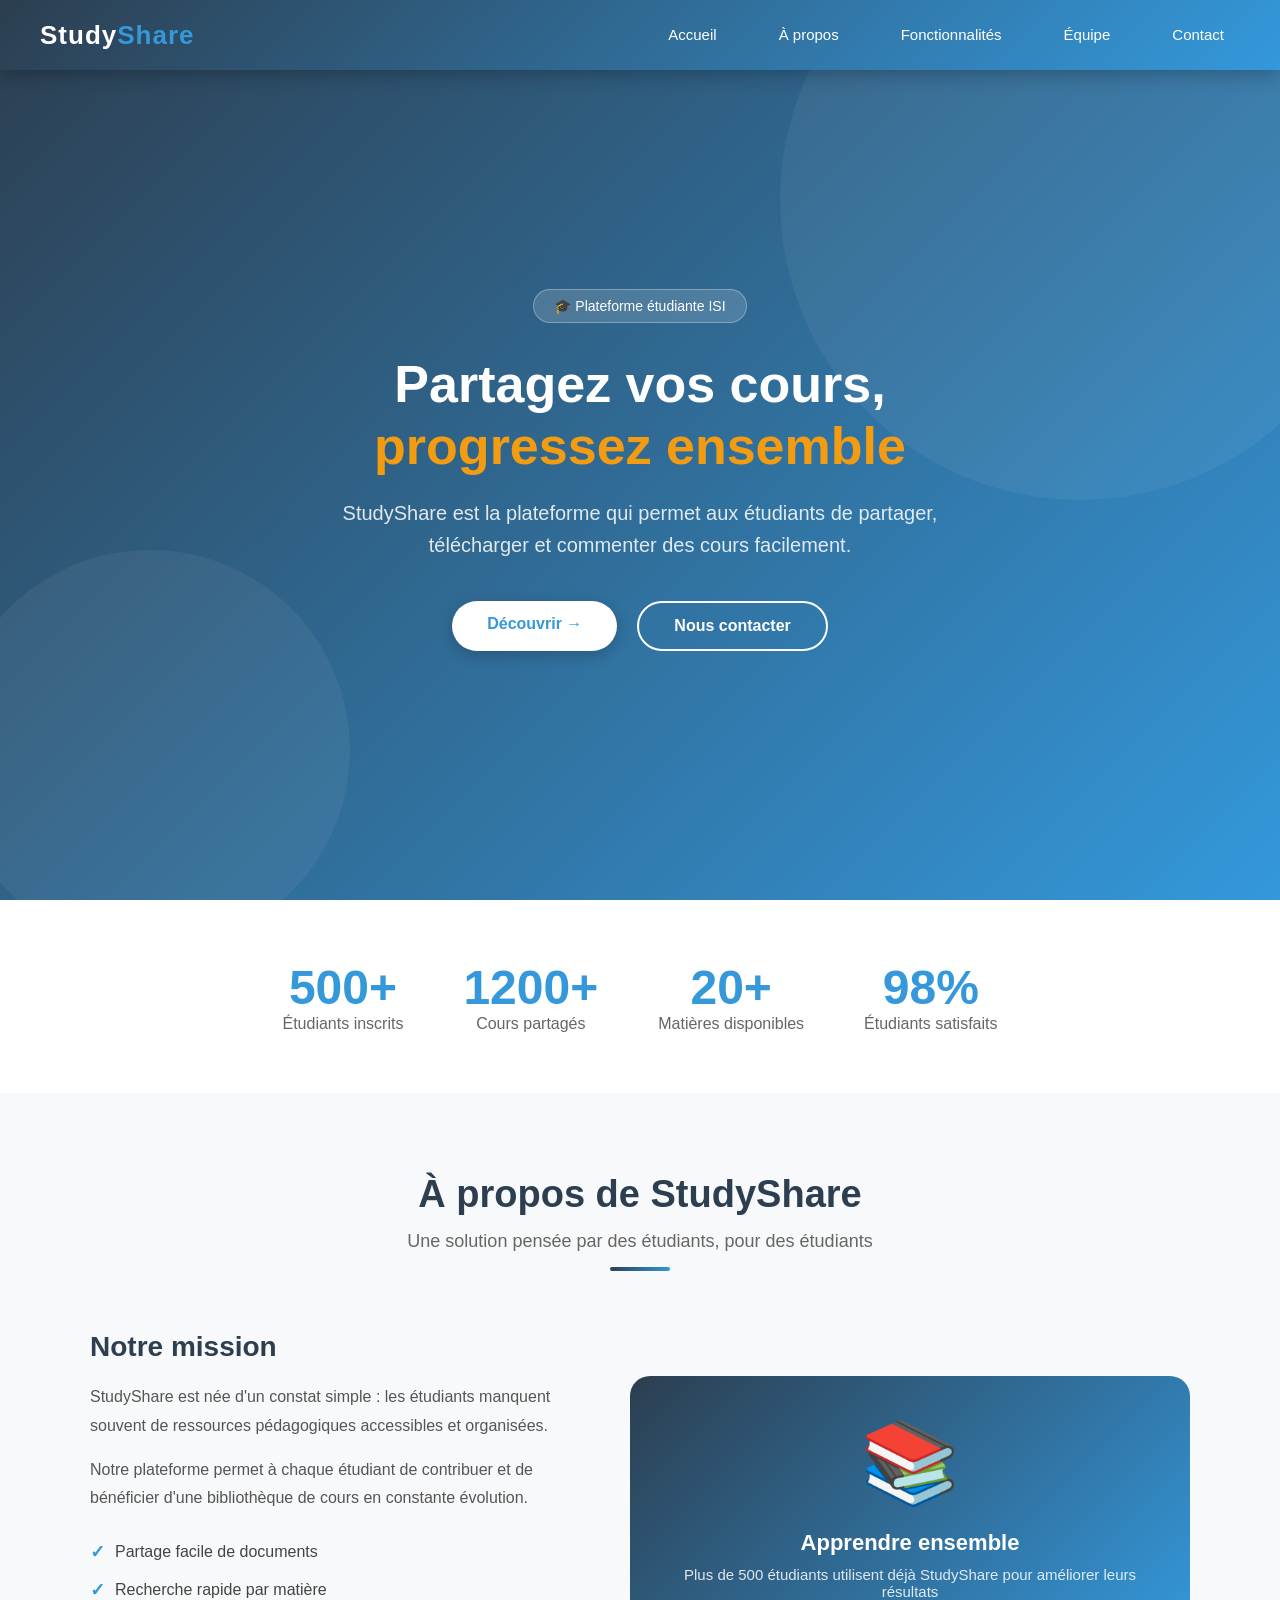
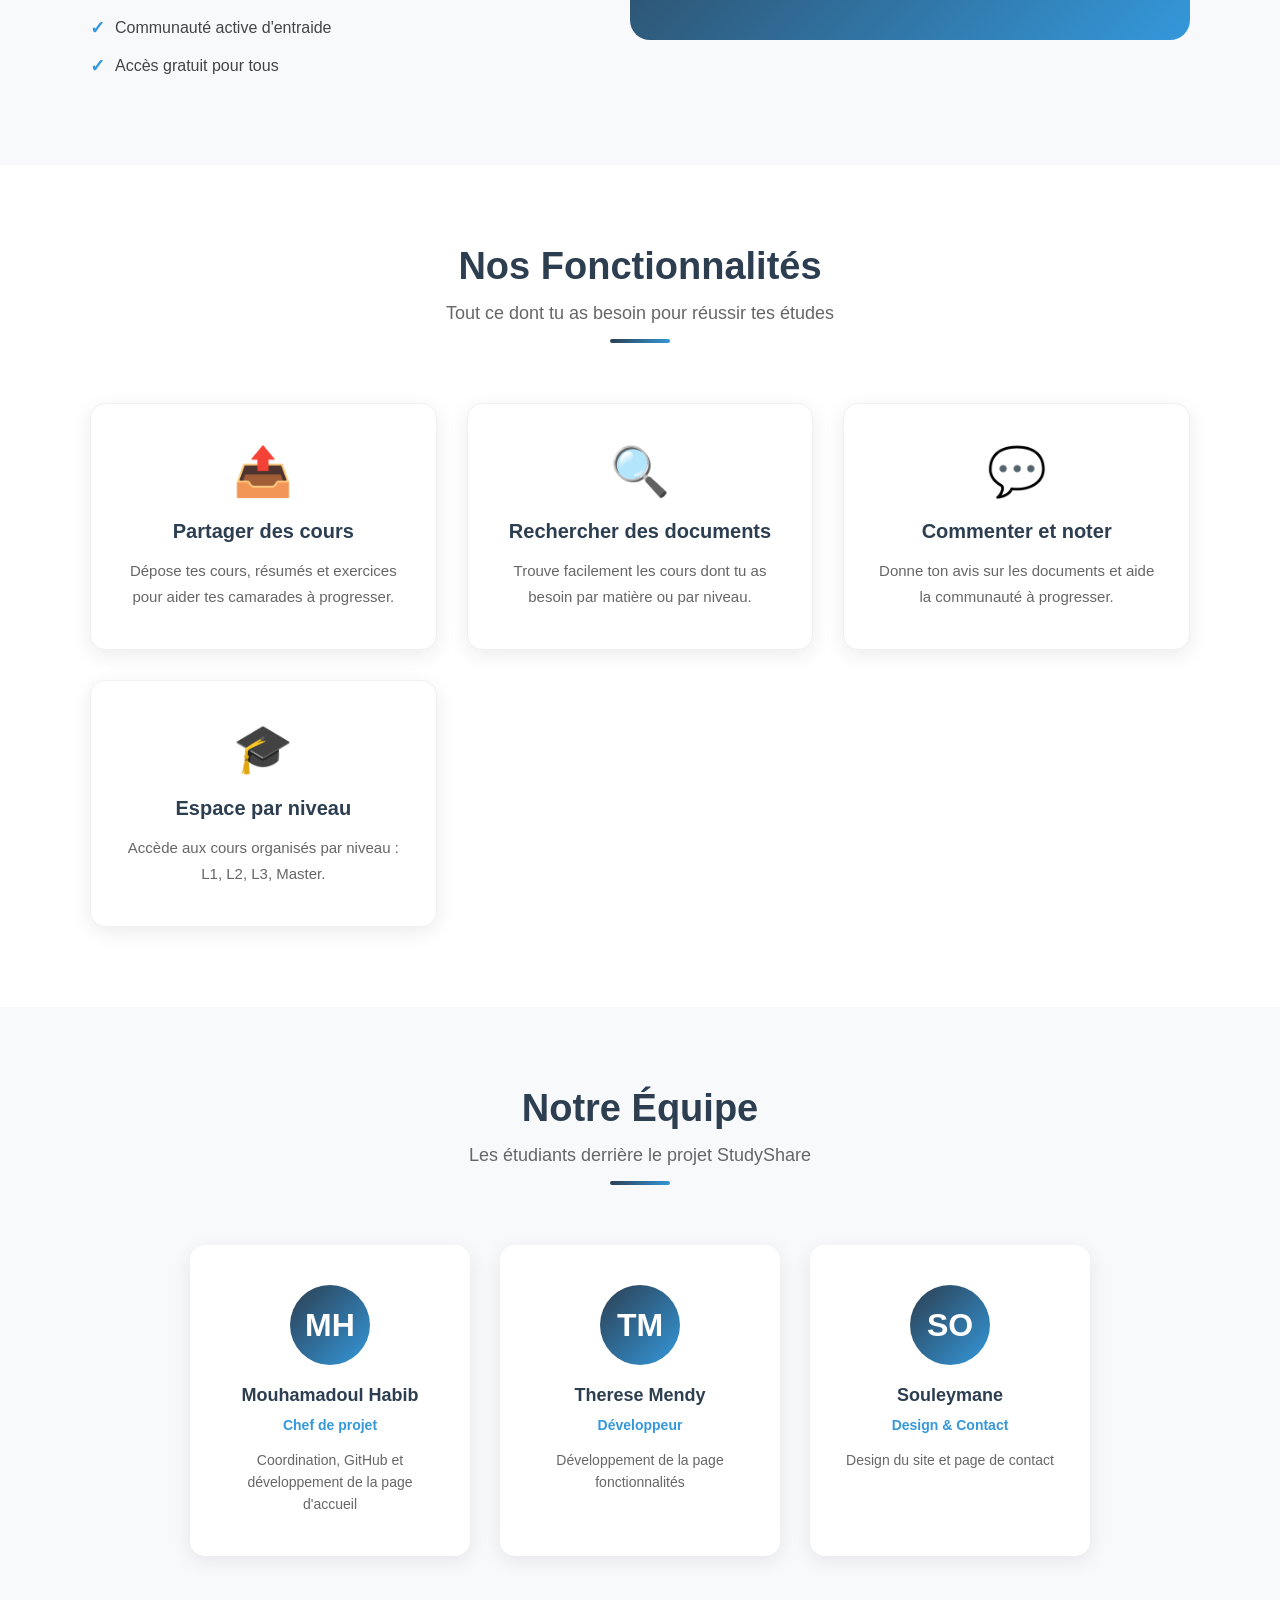
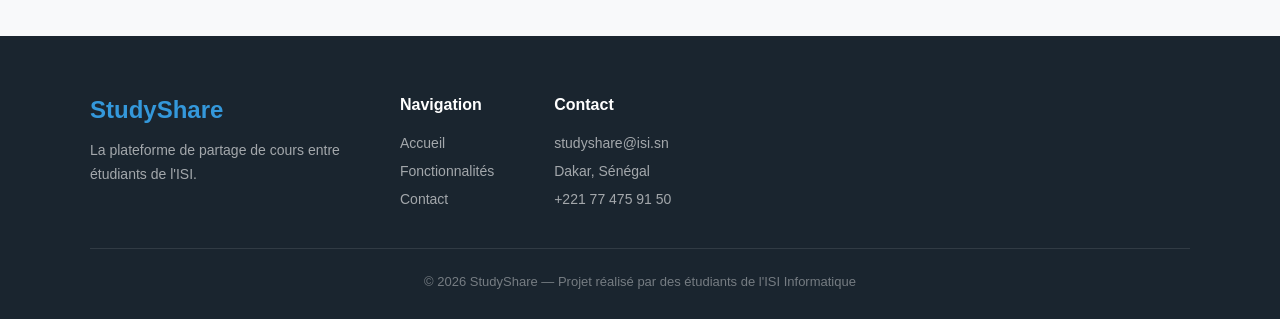
<file: index.html>
<!DOCTYPE html>
<html lang="fr">
<head>
    <meta charset="UTF-8">
    <meta name="viewport" content="width=device-width, initial-scale=1.0">
    <title>StudyShare - Partagez vos cours</title>
    <link rel="stylesheet" href="css/style.css">
</head>
<body>

    <!-- NAVBAR -->
    <nav>
        <h1>Study<span>Share</span></h1>
        <ul>
            <li><a href="index.html">Accueil</a></li>
            <li><a href="#apropos">À propos</a></li>
            <li><a href="features.html">Fonctionnalités</a></li>
            <li><a href="#equipe">Équipe</a></li>
            <li><a href="contact.html">Contact</a></li>
        </ul>
    </nav>

    <!-- HERO -->
    <section class="hero">
        <div class="hero-badge">🎓 Plateforme étudiante ISI</div>
        <h2>Partagez vos cours,<br><span>progressez ensemble</span></h2>
        <p>StudyShare est la plateforme qui permet aux étudiants de partager, télécharger et commenter des cours facilement.</p>
        <div class="hero-buttons">
            <a href="features.html" class="bouton">Découvrir →</a>
            <a href="contact.html" class="bouton-outline">Nous contacter</a>
        </div>
    </section>

    <!-- STATS -->
    <div class="stats">
        <div class="stat-item animate">
            <span class="stat-number">500+</span>
            <span class="stat-label">Étudiants inscrits</span>
        </div>
        <div class="stat-item animate">
            <span class="stat-number">1200+</span>
            <span class="stat-label">Cours partagés</span>
        </div>
        <div class="stat-item animate">
            <span class="stat-number">20+</span>
            <span class="stat-label">Matières disponibles</span>
        </div>
        <div class="stat-item animate">
            <span class="stat-number">98%</span>
            <span class="stat-label">Étudiants satisfaits</span>
        </div>
    </div>

    <!-- À PROPOS -->
    <section class="apropos" id="apropos">
        <div class="section-title animate">
            <h2>À propos de StudyShare</h2>
            <p>Une solution pensée par des étudiants, pour des étudiants</p>
            <div class="ligne"></div>
        </div>
        <div class="apropos-content">
            <div class="apropos-text animate">
                <h3>Notre mission</h3>
                <p>StudyShare est née d'un constat simple : les étudiants manquent souvent de ressources pédagogiques accessibles et organisées.</p>
                <p>Notre plateforme permet à chaque étudiant de contribuer et de bénéficier d'une bibliothèque de cours en constante évolution.</p>
                <ul class="apropos-liste">
                    <li>Partage facile de documents</li>
                    <li>Recherche rapide par matière</li>
                    <li>Communauté active d'entraide</li>
                    <li>Accès gratuit pour tous</li>
                </ul>
            </div>
            <div class="apropos-image animate">
                <div class="big-icon">📚</div>
                <h4>Apprendre ensemble</h4>
                <p>Plus de 500 étudiants utilisent déjà StudyShare pour améliorer leurs résultats</p>
            </div>
        </div>
    </section>

    <!-- FONCTIONNALITÉS -->
    <section class="features" id="features">
        <div class="section-title animate">
            <h2>Nos Fonctionnalités</h2>
            <p>Tout ce dont tu as besoin pour réussir tes études</p>
            <div class="ligne"></div>
        </div>
        <div class="features-grid">
            <div class="carte animate">
                <span class="icon">📤</span>
                <h3>Partager des cours</h3>
                <p>Dépose tes cours, résumés et exercices pour aider tes camarades à progresser.</p>
            </div>
            <div class="carte animate">
                <span class="icon">🔍</span>
                <h3>Rechercher des documents</h3>
                <p>Trouve facilement les cours dont tu as besoin par matière ou par niveau.</p>
            </div>
            <div class="carte animate">
                <span class="icon">💬</span>
                <h3>Commenter et noter</h3>
                <p>Donne ton avis sur les documents et aide la communauté à progresser.</p>
            </div>
            <div class="carte animate">
                <span class="icon">🎓</span>
                <h3>Espace par niveau</h3>
                <p>Accède aux cours organisés par niveau : L1, L2, L3, Master.</p>
            </div>
        </div>
    </section>

    <!-- ÉQUIPE -->
    <section class="equipe" id="equipe">
        <div class="section-title animate">
            <h2>Notre Équipe</h2>
            <p>Les étudiants derrière le projet StudyShare</p>
            <div class="ligne"></div>
        </div>
        <div class="equipe-grid">
            <div class="membre-card animate">
                <div class="membre-avatar">MH</div>
                <h3>Mouhamadoul Habib</h3>
                <p class="role">Chef de projet</p>
                <p>Coordination, GitHub et développement de la page d'accueil</p>
            </div>
            <div class="membre-card animate">
                <div class="membre-avatar">TM</div>
                <h3>Therese Mendy</h3>
                <p class="role">Développeur</p>
                <p>Développement de la page fonctionnalités</p>
            </div>
            <div class="membre-card animate">
                <div class="membre-avatar">SO</div>
                <h3>Souleymane</h3>
                <p class="role">Design & Contact</p>
                <p>Design du site et page de contact</p>
            </div>
        </div>
    </section>

    <!-- FOOTER -->
    <footer>
        <div class="footer-content">
            <div class="footer-brand">
                <h3>StudyShare</h3>
                <p>La plateforme de partage de cours entre étudiants de l'ISI.</p>
            </div>
            <div class="footer-links">
                <h4>Navigation</h4>
                <ul>
                    <li><a href="index.html">Accueil</a></li>
                    <li><a href="features.html">Fonctionnalités</a></li>
                    <li><a href="contact.html">Contact</a></li>
                </ul>
            </div>
            <div class="footer-links">
                <h4>Contact</h4>
                <ul>
                    <li><a href="#">studyshare@isi.sn</a></li>
                    <li><a href="#">Dakar, Sénégal</a></li>
                    <li><a href="#">+221 77 475 91 50</a></li>
                </ul>
            </div>
        </div>
        <div class="footer-bottom">
            <p>© 2026 StudyShare — Projet réalisé par des étudiants de l'ISI Informatique</p>
        </div>
    </footer>

    <!-- ANIMATIONS JAVASCRIPT -->
    <script>
        const observer = new IntersectionObserver((entries) => {
            entries.forEach(entry => {
                if (entry.isIntersecting) {
                    entry.target.classList.add('visible');
                }
            });
        }, { threshold: 0.1 });

        document.querySelectorAll('.animate').forEach(el => {
            observer.observe(el);
        });
    </script>

</body>
</html>
</file>
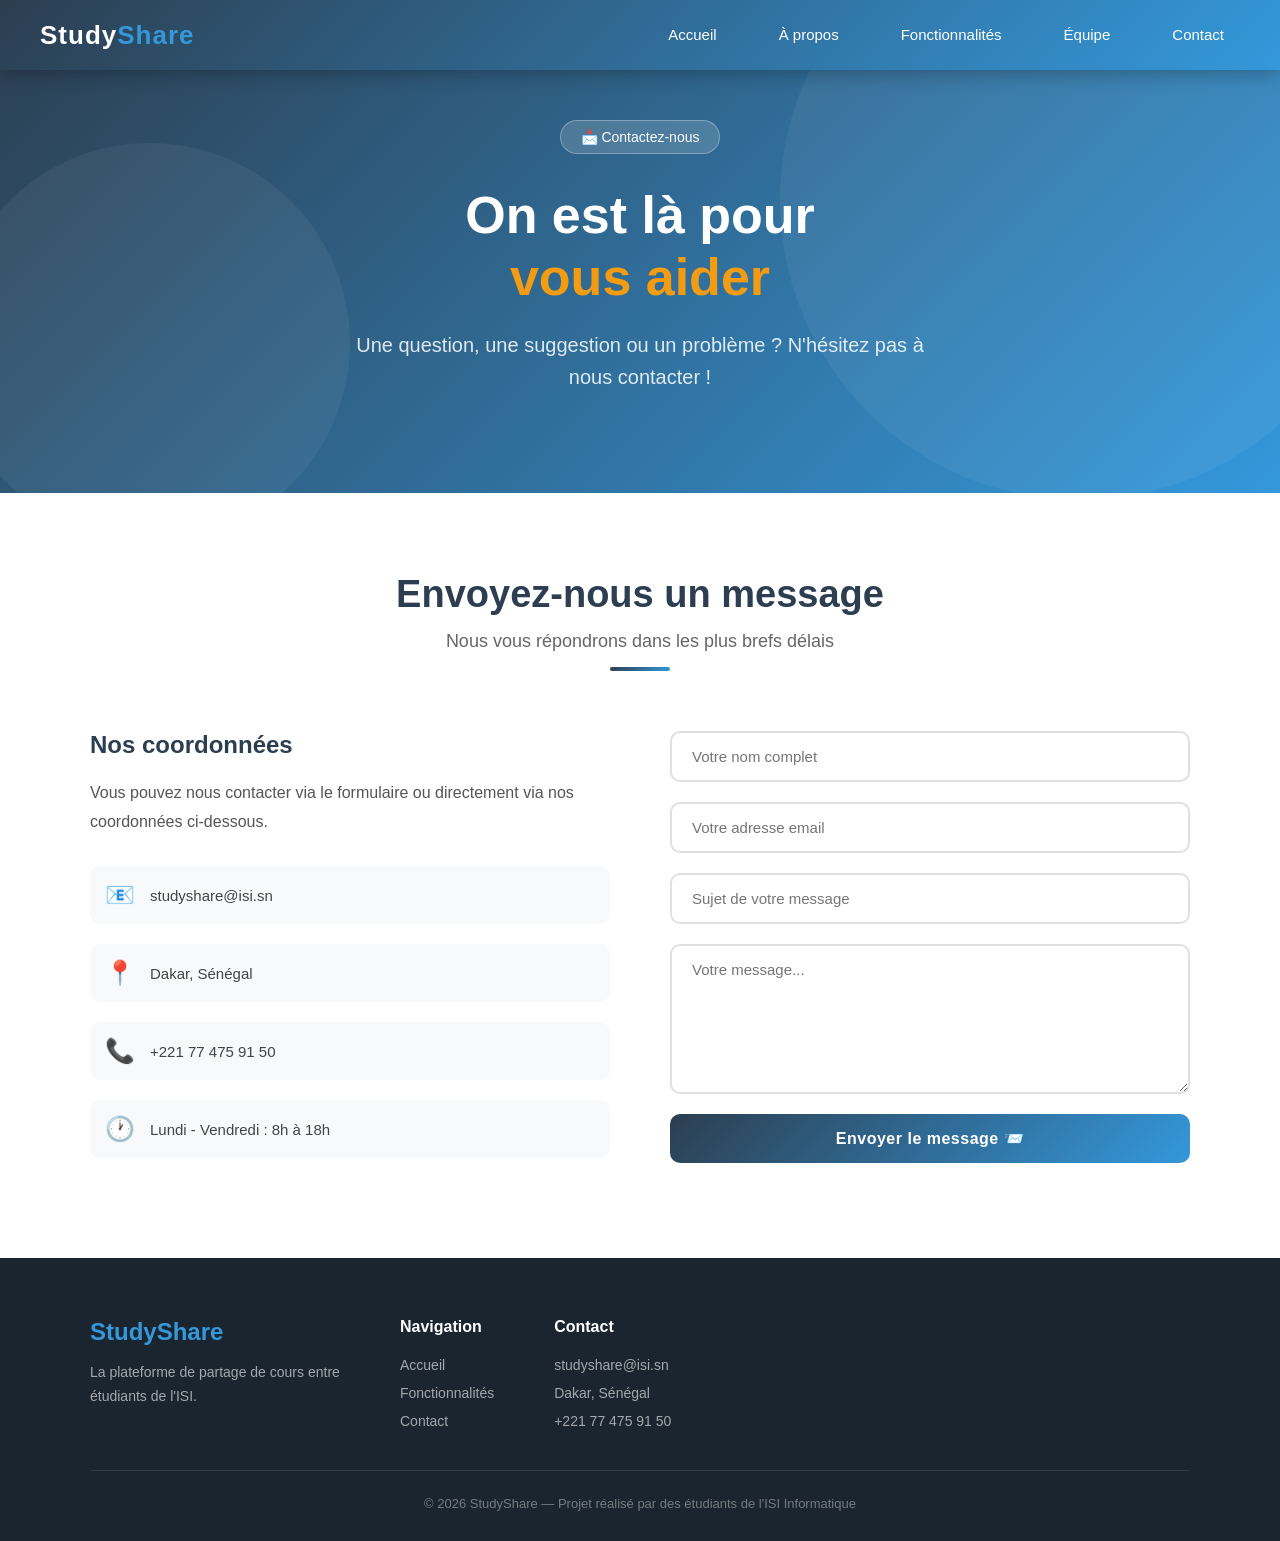
<file: contact.html>
<!DOCTYPE html>
<html lang="fr">
<head>
    <meta charset="UTF-8">
    <meta name="viewport" content="width=device-width, initial-scale=1.0">
    <title>Contact - StudyShare</title>
    <link rel="stylesheet" href="css/style.css">
</head>
<body>

    <!-- NAVBAR -->
    <nav>
        <h1>Study<span>Share</span></h1>
        <ul>
            <li><a href="index.html">Accueil</a></li>
            <li><a href="index.html#apropos">À propos</a></li>
            <li><a href="features.html">Fonctionnalités</a></li>
            <li><a href="index.html#equipe">Équipe</a></li>
            <li><a href="contact.html">Contact</a></li>
        </ul>
    </nav>

    <!-- HERO CONTACT -->
    <section class="hero" style="min-height: 50vh; padding-top: 120px;">
        <div class="hero-badge">📩 Contactez-nous</div>
        <h2>On est là pour<br><span>vous aider</span></h2>
        <p>Une question, une suggestion ou un problème ? N'hésitez pas à nous contacter !</p>
    </section>

    <!-- CONTACT -->
    <section class="contact">
        <div class="section-title animate">
            <h2>Envoyez-nous un message</h2>
            <p>Nous vous répondrons dans les plus brefs délais</p>
            <div class="ligne"></div>
        </div>
        <div class="contact-wrapper">

            <!-- INFOS -->
            <div class="contact-info animate">
                <h3>Nos coordonnées</h3>
                <p>Vous pouvez nous contacter via le formulaire ou directement via nos coordonnées ci-dessous.</p>

                <div class="info-item">
                    <span class="info-icon">📧</span>
                    <p>studyshare@isi.sn</p>
                </div>
                <div class="info-item">
                    <span class="info-icon">📍</span>
                    <p>Dakar, Sénégal</p>
                </div>
                <div class="info-item">
                    <span class="info-icon">📞</span>
                    <p>+221 77 475 91 50</p>
                </div>
                <div class="info-item">
                    <span class="info-icon">🕐</span>
                    <p>Lundi - Vendredi : 8h à 18h</p>
                </div>
            </div>

            <!-- FORMULAIRE -->
            <div class="formulaire animate">
                <input type="text" placeholder="Votre nom complet">
                <input type="email" placeholder="Votre adresse email">
                <input type="text" placeholder="Sujet de votre message">
                <textarea placeholder="Votre message..."></textarea>
                <button>Envoyer le message 📨</button>
            </div>

        </div>
    </section>

    <!-- FOOTER -->
    <footer>
        <div class="footer-content">
            <div class="footer-brand">
                <h3>StudyShare</h3>
                <p>La plateforme de partage de cours entre étudiants de l'ISI.</p>
            </div>
            <div class="footer-links">
                <h4>Navigation</h4>
                <ul>
                    <li><a href="index.html">Accueil</a></li>
                    <li><a href="features.html">Fonctionnalités</a></li>
                    <li><a href="contact.html">Contact</a></li>
                </ul>
            </div>
            <div class="footer-links">
                <h4>Contact</h4>
                <ul>
                    <li><a href="#">studyshare@isi.sn</a></li>
                    <li><a href="#">Dakar, Sénégal</a></li>
                    <li><a href="#">+221 77 475 91 50</a></li>
                </ul>
            </div>
        </div>
        <div class="footer-bottom">
            <p>© 2026 StudyShare — Projet réalisé par des étudiants de l'ISI Informatique</p>
        </div>
    </footer>

    <!-- ANIMATIONS -->
    <script>
        const observer = new IntersectionObserver((entries) => {
            entries.forEach(entry => {
                if (entry.isIntersecting) {
                    entry.target.classList.add('visible');
                }
            });
        }, { threshold: 0.1 });

        document.querySelectorAll('.animate').forEach(el => {
            observer.observe(el);
        });
    </script>

</body>
</html>
</file>
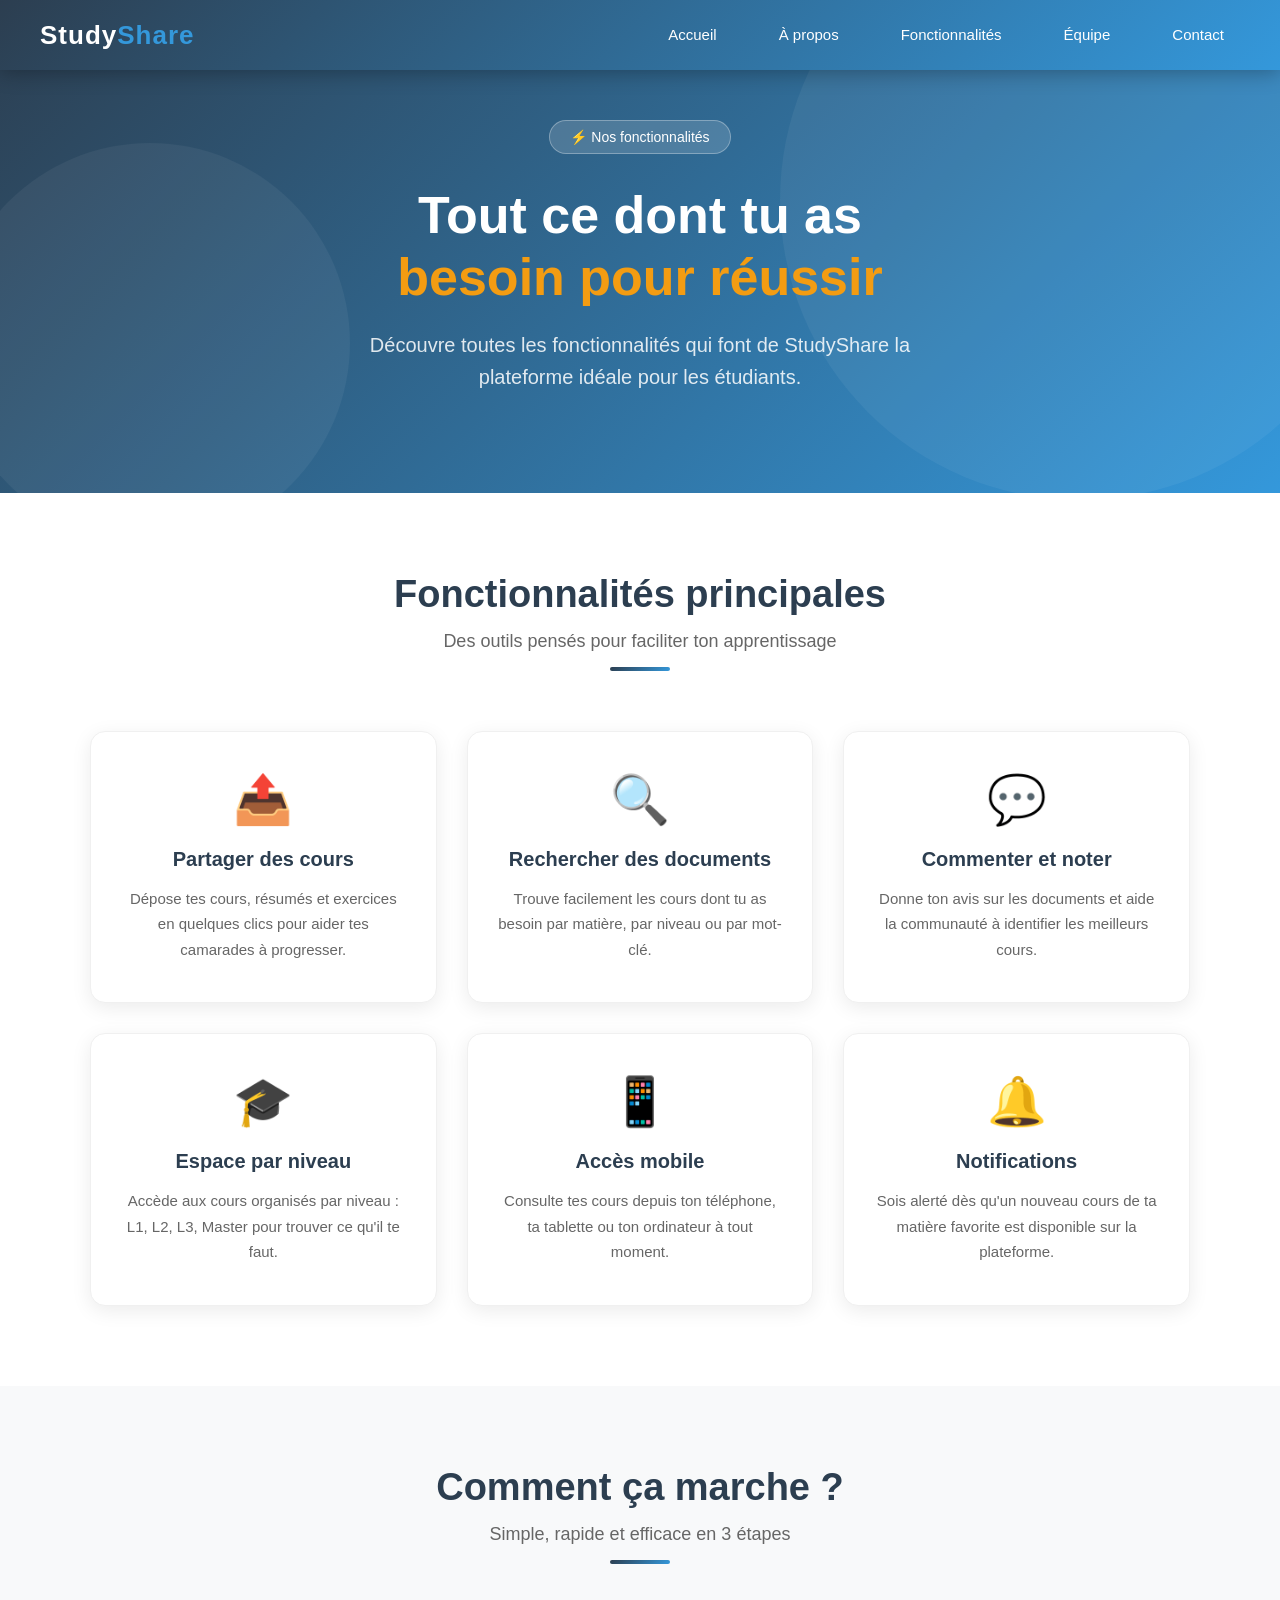
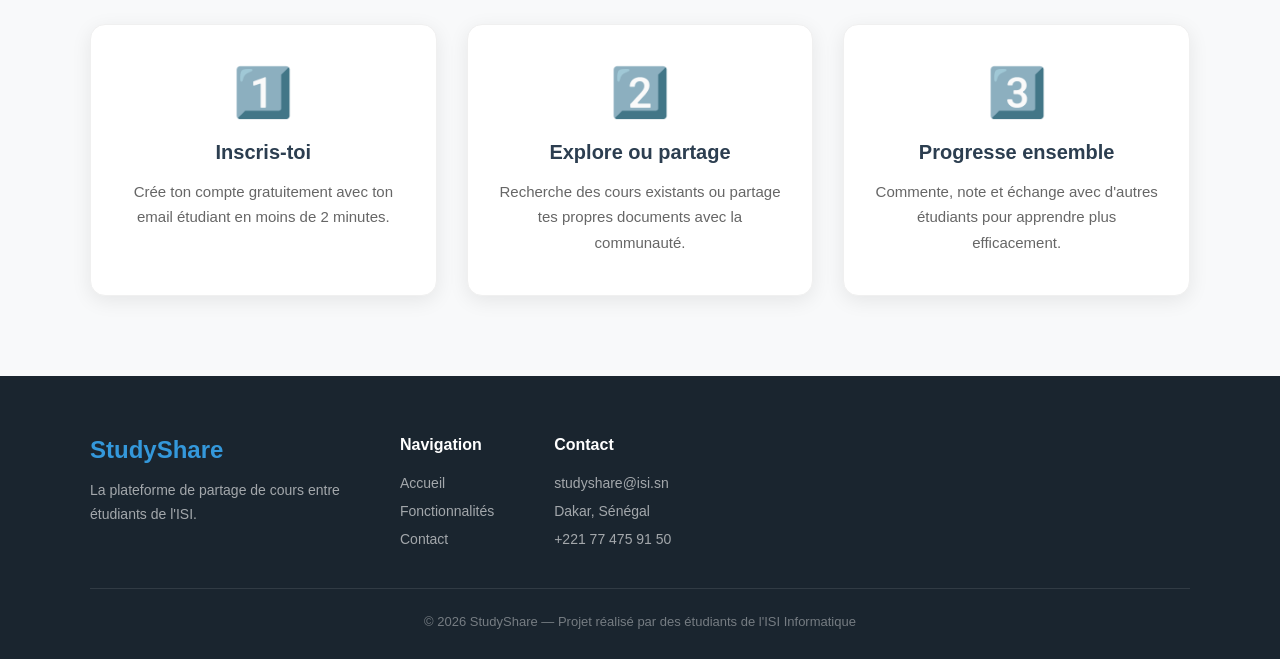
<file: features.html>
<!DOCTYPE html>
<html lang="fr">
<head>
    <meta charset="UTF-8">
    <meta name="viewport" content="width=device-width, initial-scale=1.0">
    <title>Fonctionnalités - StudyShare</title>
    <link rel="stylesheet" href="css/style.css">
</head>
<body>

    <!-- NAVBAR -->
    <nav>
        <h1>Study<span>Share</span></h1>
        <ul>
            <li><a href="index.html">Accueil</a></li>
            <li><a href="index.html#apropos">À propos</a></li>
            <li><a href="features.html">Fonctionnalités</a></li>
            <li><a href="index.html#equipe">Équipe</a></li>
            <li><a href="contact.html">Contact</a></li>
        </ul>
    </nav>

    <!-- HERO FEATURES -->
    <section class="hero" style="min-height: 50vh; padding-top: 120px;">
        <div class="hero-badge">⚡ Nos fonctionnalités</div>
        <h2>Tout ce dont tu as<br><span>besoin pour réussir</span></h2>
        <p>Découvre toutes les fonctionnalités qui font de StudyShare la plateforme idéale pour les étudiants.</p>
    </section>

    <!-- FONCTIONNALITÉS PRINCIPALES -->
    <section class="features">
        <div class="section-title animate">
            <h2>Fonctionnalités principales</h2>
            <p>Des outils pensés pour faciliter ton apprentissage</p>
            <div class="ligne"></div>
        </div>
        <div class="features-grid">
            <div class="carte animate">
                <span class="icon">📤</span>
                <h3>Partager des cours</h3>
                <p>Dépose tes cours, résumés et exercices en quelques clics pour aider tes camarades à progresser.</p>
            </div>
            <div class="carte animate">
                <span class="icon">🔍</span>
                <h3>Rechercher des documents</h3>
                <p>Trouve facilement les cours dont tu as besoin par matière, par niveau ou par mot-clé.</p>
            </div>
            <div class="carte animate">
                <span class="icon">💬</span>
                <h3>Commenter et noter</h3>
                <p>Donne ton avis sur les documents et aide la communauté à identifier les meilleurs cours.</p>
            </div>
            <div class="carte animate">
                <span class="icon">🎓</span>
                <h3>Espace par niveau</h3>
                <p>Accède aux cours organisés par niveau : L1, L2, L3, Master pour trouver ce qu'il te faut.</p>
            </div>
            <div class="carte animate">
                <span class="icon">📱</span>
                <h3>Accès mobile</h3>
                <p>Consulte tes cours depuis ton téléphone, ta tablette ou ton ordinateur à tout moment.</p>
            </div>
            <div class="carte animate">
                <span class="icon">🔔</span>
                <h3>Notifications</h3>
                <p>Sois alerté dès qu'un nouveau cours de ta matière favorite est disponible sur la plateforme.</p>
            </div>
        </div>
    </section>

    <!-- COMMENT CA MARCHE -->
    <section class="apropos">
        <div class="section-title animate">
            <h2>Comment ça marche ?</h2>
            <p>Simple, rapide et efficace en 3 étapes</p>
            <div class="ligne"></div>
        </div>
        <div class="features-grid">
            <div class="carte animate">
                <span class="icon">1️⃣</span>
                <h3>Inscris-toi</h3>
                <p>Crée ton compte gratuitement avec ton email étudiant en moins de 2 minutes.</p>
            </div>
            <div class="carte animate">
                <span class="icon">2️⃣</span>
                <h3>Explore ou partage</h3>
                <p>Recherche des cours existants ou partage tes propres documents avec la communauté.</p>
            </div>
            <div class="carte animate">
                <span class="icon">3️⃣</span>
                <h3>Progresse ensemble</h3>
                <p>Commente, note et échange avec d'autres étudiants pour apprendre plus efficacement.</p>
            </div>
        </div>
    </section>

    <!-- FOOTER -->
    <footer>
        <div class="footer-content">
            <div class="footer-brand">
                <h3>StudyShare</h3>
                <p>La plateforme de partage de cours entre étudiants de l'ISI.</p>
            </div>
            <div class="footer-links">
                <h4>Navigation</h4>
                <ul>
                    <li><a href="index.html">Accueil</a></li>
                    <li><a href="features.html">Fonctionnalités</a></li>
                    <li><a href="contact.html">Contact</a></li>
                </ul>
            </div>
            <div class="footer-links">
                <h4>Contact</h4>
                <ul>
                    <li><a href="#">studyshare@isi.sn</a></li>
                    <li><a href="#">Dakar, Sénégal</a></li>
                    <li><a href="#">+221 77 475 91 50</a></li>
                </ul>
            </div>
        </div>
        <div class="footer-bottom">
            <p>© 2026 StudyShare — Projet réalisé par des étudiants de l'ISI Informatique</p>
        </div>
    </footer>

    <!-- ANIMATIONS -->
    <script>
        const observer = new IntersectionObserver((entries) => {
            entries.forEach(entry => {
                if (entry.isIntersecting) {
                    entry.target.classList.add('visible');
                }
            });
        }, { threshold: 0.1 });

        document.querySelectorAll('.animate').forEach(el => {
            observer.observe(el);
        });
    </script>

</body>
</html>
</file>
<file: css/style.css>
/* ========== RESET & BASE ========== */
* {
    margin: 0;
    padding: 0;
    box-sizing: border-box;
    font-family: 'Segoe UI', Tahoma, Geneva, Verdana, sans-serif;
}

:root {
    --primary: #2C3E50;
    --secondary: #3498DB;
    --accent: #E74C3C;
    --light: #ECF0F1;
    --white: #FFFFFF;
    --dark: #1A252F;
    --gradient: linear-gradient(135deg, #2C3E50, #3498DB);
}

html {
    scroll-behavior: smooth;
}

body {
    background-color: #f8f9fa;
    color: #333;
    overflow-x: hidden;
}

/* ========== NAVBAR ========== */
nav {
    background: var(--gradient);
    padding: 0 40px;
    display: flex;
    justify-content: space-between;
    align-items: center;
    position: fixed;
    top: 0;
    width: 100%;
    z-index: 1000;
    height: 70px;
    box-shadow: 0 2px 20px rgba(0,0,0,0.3);
}

nav h1 {
    color: white;
    font-size: 26px;
    font-weight: 800;
    letter-spacing: 1px;
}

nav h1 span {
    color: #3498DB;
}

nav ul {
    list-style: none;
    display: flex;
    gap: 30px;
}

nav ul li a {
    color: white;
    text-decoration: none;
    font-size: 15px;
    font-weight: 500;
    padding: 8px 16px;
    border-radius: 25px;
    transition: all 0.3s ease;
}

nav ul li a:hover {
    background-color: rgba(255,255,255,0.2);
    transform: translateY(-2px);
}

/* ========== HERO ========== */
.hero {
    background: var(--gradient);
    min-height: 100vh;
    display: flex;
    flex-direction: column;
    justify-content: center;
    align-items: center;
    text-align: center;
    padding: 100px 20px 60px;
    position: relative;
    overflow: hidden;
}

.hero::before {
    content: '';
    position: absolute;
    width: 600px;
    height: 600px;
    background: rgba(255,255,255,0.05);
    border-radius: 50%;
    top: -100px;
    right: -100px;
}

.hero::after {
    content: '';
    position: absolute;
    width: 400px;
    height: 400px;
    background: rgba(255,255,255,0.05);
    border-radius: 50%;
    bottom: -50px;
    left: -50px;
}

.hero-badge {
    background: rgba(255,255,255,0.15);
    color: white;
    padding: 8px 20px;
    border-radius: 25px;
    font-size: 14px;
    margin-bottom: 30px;
    border: 1px solid rgba(255,255,255,0.3);
    animation: fadeInDown 0.8s ease;
}

.hero h2 {
    font-size: 52px;
    color: white;
    font-weight: 800;
    margin-bottom: 20px;
    line-height: 1.2;
    animation: fadeInUp 0.8s ease 0.2s both;
}

.hero h2 span {
    color: #F39C12;
}

.hero p {
    font-size: 20px;
    color: rgba(255,255,255,0.85);
    max-width: 600px;
    margin-bottom: 40px;
    line-height: 1.6;
    animation: fadeInUp 0.8s ease 0.4s both;
}

.hero-buttons {
    display: flex;
    gap: 20px;
    flex-wrap: wrap;
    justify-content: center;
    animation: fadeInUp 0.8s ease 0.6s both;
}

.bouton {
    background-color: white;
    color: var(--secondary);
    padding: 14px 35px;
    border-radius: 30px;
    text-decoration: none;
    font-weight: 700;
    font-size: 16px;
    transition: all 0.3s ease;
    box-shadow: 0 4px 15px rgba(0,0,0,0.2);
}

.bouton:hover {
    background-color: #F39C12;
    color: white;
    transform: translateY(-3px);
    box-shadow: 0 8px 25px rgba(0,0,0,0.3);
}

.bouton-outline {
    background: transparent;
    color: white;
    padding: 14px 35px;
    border-radius: 30px;
    text-decoration: none;
    font-weight: 700;
    font-size: 16px;
    border: 2px solid white;
    transition: all 0.3s ease;
}

.bouton-outline:hover {
    background: white;
    color: var(--primary);
    transform: translateY(-3px);
}

/* ========== STATS ========== */
.stats {
    background: white;
    padding: 60px 40px;
    display: flex;
    justify-content: center;
    gap: 60px;
    flex-wrap: wrap;
    box-shadow: 0 4px 20px rgba(0,0,0,0.08);
}

.stat-item {
    text-align: center;
    transition: transform 0.3s ease;
}

.stat-item:hover {
    transform: translateY(-5px);
}

.stat-number {
    font-size: 48px;
    font-weight: 800;
    color: var(--secondary);
    display: block;
}

.stat-label {
    font-size: 16px;
    color: #666;
    margin-top: 5px;
}

/* ========== SECTIONS ========== */
section {
    padding: 80px 40px;
}

.section-title {
    text-align: center;
    margin-bottom: 60px;
}

.section-title h2 {
    font-size: 38px;
    color: var(--primary);
    font-weight: 800;
    margin-bottom: 15px;
}

.section-title p {
    font-size: 18px;
    color: #666;
    max-width: 600px;
    margin: 0 auto;
}

.section-title .ligne {
    width: 60px;
    height: 4px;
    background: var(--gradient);
    margin: 15px auto 0;
    border-radius: 2px;
}

/* ========== A PROPOS ========== */
.apropos {
    background: #f8f9fa;
}

.apropos-content {
    display: flex;
    gap: 60px;
    align-items: center;
    max-width: 1100px;
    margin: 0 auto;
    flex-wrap: wrap;
}

.apropos-text {
    flex: 1;
    min-width: 280px;
}

.apropos-text h3 {
    font-size: 28px;
    color: var(--primary);
    margin-bottom: 20px;
    font-weight: 700;
}

.apropos-text p {
    font-size: 16px;
    color: #555;
    line-height: 1.8;
    margin-bottom: 15px;
}

.apropos-liste {
    list-style: none;
    margin-top: 20px;
}

.apropos-liste li {
    padding: 8px 0;
    font-size: 16px;
    color: #444;
    display: flex;
    align-items: center;
    gap: 10px;
}

.apropos-liste li::before {
    content: "✓";
    color: var(--secondary);
    font-weight: bold;
    font-size: 18px;
}

.apropos-image {
    flex: 1;
    min-width: 280px;
    background: var(--gradient);
    border-radius: 20px;
    padding: 40px;
    text-align: center;
    color: white;
}

.apropos-image .big-icon {
    font-size: 80px;
    margin-bottom: 20px;
}

.apropos-image h4 {
    font-size: 22px;
    margin-bottom: 10px;
}

.apropos-image p {
    font-size: 15px;
    opacity: 0.85;
}

/* ========== FEATURES ========== */
.features {
    background: white;
}

.features-grid {
    display: grid;
    grid-template-columns: repeat(auto-fit, minmax(280px, 1fr));
    gap: 30px;
    max-width: 1100px;
    margin: 0 auto;
}

.carte {
    background: white;
    padding: 40px 30px;
    border-radius: 15px;
    box-shadow: 0 5px 20px rgba(0,0,0,0.08);
    transition: all 0.3s ease;
    border: 1px solid #f0f0f0;
    text-align: center;
}

.carte:hover {
    transform: translateY(-10px);
    box-shadow: 0 15px 40px rgba(52,152,219,0.2);
    border-color: var(--secondary);
}

.carte .icon {
    font-size: 48px;
    margin-bottom: 20px;
    display: block;
}

.carte h3 {
    font-size: 20px;
    color: var(--primary);
    margin-bottom: 15px;
    font-weight: 700;
}

.carte p {
    font-size: 15px;
    color: #666;
    line-height: 1.7;
}

/* ========== EQUIPE ========== */
.equipe {
    background: #f8f9fa;
}

.equipe-grid {
    display: flex;
    gap: 30px;
    justify-content: center;
    flex-wrap: wrap;
    max-width: 1100px;
    margin: 0 auto;
}

.membre-card {
    background: white;
    border-radius: 15px;
    padding: 40px 30px;
    text-align: center;
    box-shadow: 0 5px 20px rgba(0,0,0,0.08);
    transition: all 0.3s ease;
    width: 280px;
}

.membre-card:hover {
    transform: translateY(-10px);
    box-shadow: 0 15px 40px rgba(52,152,219,0.2);
}

.membre-avatar {
    width: 80px;
    height: 80px;
    border-radius: 50%;
    background: var(--gradient);
    display: flex;
    align-items: center;
    justify-content: center;
    font-size: 32px;
    margin: 0 auto 20px;
    color: white;
    font-weight: bold;
}

.membre-card h3 {
    font-size: 18px;
    color: var(--primary);
    font-weight: 700;
    margin-bottom: 8px;
}

.membre-card .role {
    font-size: 14px;
    color: var(--secondary);
    font-weight: 600;
    margin-bottom: 12px;
}

.membre-card p {
    font-size: 14px;
    color: #666;
    line-height: 1.6;
}

/* ========== CONTACT ========== */
.contact {
    background: white;
}

.contact-wrapper {
    display: flex;
    gap: 60px;
    max-width: 1100px;
    margin: 0 auto;
    flex-wrap: wrap;
}

.contact-info {
    flex: 1;
    min-width: 280px;
}

.contact-info h3 {
    font-size: 24px;
    color: var(--primary);
    margin-bottom: 20px;
    font-weight: 700;
}

.contact-info p {
    font-size: 16px;
    color: #555;
    line-height: 1.8;
    margin-bottom: 30px;
}

.info-item {
    display: flex;
    align-items: center;
    gap: 15px;
    margin-bottom: 20px;
    padding: 15px;
    background: #f8f9fa;
    border-radius: 10px;
    transition: all 0.3s ease;
}

.info-item:hover {
    background: #EBF5FB;
    transform: translateX(5px);
}

.info-icon {
    font-size: 24px;
}

.info-item p {
    margin: 0;
    font-size: 15px;
    color: #444;
}

.formulaire {
    flex: 1;
    min-width: 280px;
    display: flex;
    flex-direction: column;
    gap: 20px;
}

.formulaire input,
.formulaire textarea {
    padding: 15px 20px;
    border: 2px solid #e0e0e0;
    border-radius: 10px;
    font-size: 15px;
    transition: all 0.3s ease;
    outline: none;
    font-family: inherit;
}

.formulaire input:focus,
.formulaire textarea:focus {
    border-color: var(--secondary);
    box-shadow: 0 0 0 3px rgba(52,152,219,0.1);
}

.formulaire textarea {
    height: 150px;
    resize: vertical;
}

.formulaire button {
    background: var(--gradient);
    color: white;
    padding: 15px;
    border: none;
    border-radius: 10px;
    font-size: 16px;
    font-weight: 700;
    cursor: pointer;
    transition: all 0.3s ease;
    letter-spacing: 0.5px;
}

.formulaire button:hover {
    transform: translateY(-3px);
    box-shadow: 0 8px 25px rgba(52,152,219,0.4);
}

/* ========== FOOTER ========== */
footer {
    background: var(--dark);
    color: white;
    padding: 60px 40px 30px;
}

.footer-content {
    display: flex;
    gap: 60px;
    flex-wrap: wrap;
    max-width: 1100px;
    margin: 0 auto 40px;
}

.footer-brand h3 {
    font-size: 24px;
    font-weight: 800;
    margin-bottom: 15px;
    color: var(--secondary);
}

.footer-brand p {
    font-size: 14px;
    color: rgba(255,255,255,0.6);
    line-height: 1.7;
    max-width: 250px;
}

.footer-links h4 {
    font-size: 16px;
    font-weight: 700;
    margin-bottom: 20px;
    color: white;
}

.footer-links ul {
    list-style: none;
    display: flex;
    flex-direction: column;
    gap: 10px;
}

.footer-links ul li a {
    color: rgba(255,255,255,0.6);
    text-decoration: none;
    font-size: 14px;
    transition: color 0.3s ease;
}

.footer-links ul li a:hover {
    color: var(--secondary);
}

.footer-bottom {
    border-top: 1px solid rgba(255,255,255,0.1);
    padding-top: 25px;
    text-align: center;
    color: rgba(255,255,255,0.4);
    font-size: 13px;
    max-width: 1100px;
    margin: 0 auto;
}

/* ========== ANIMATIONS ========== */
@keyframes fadeInDown {
    from { opacity: 0; transform: translateY(-20px); }
    to { opacity: 1; transform: translateY(0); }
}

@keyframes fadeInUp {
    from { opacity: 0; transform: translateY(30px); }
    to { opacity: 1; transform: translateY(0); }
}

.animate {
    opacity: 0;
    transform: translateY(30px);
    transition: all 0.6s ease;
}

.animate.visible {
    opacity: 1;
    transform: translateY(0);
}

/* ========== INFO CONTACT ========== */
.info-contact {
    margin-top: 30px;
    font-size: 18px;
    color: #2c3e50;
    line-height: 2;
}
</file>
